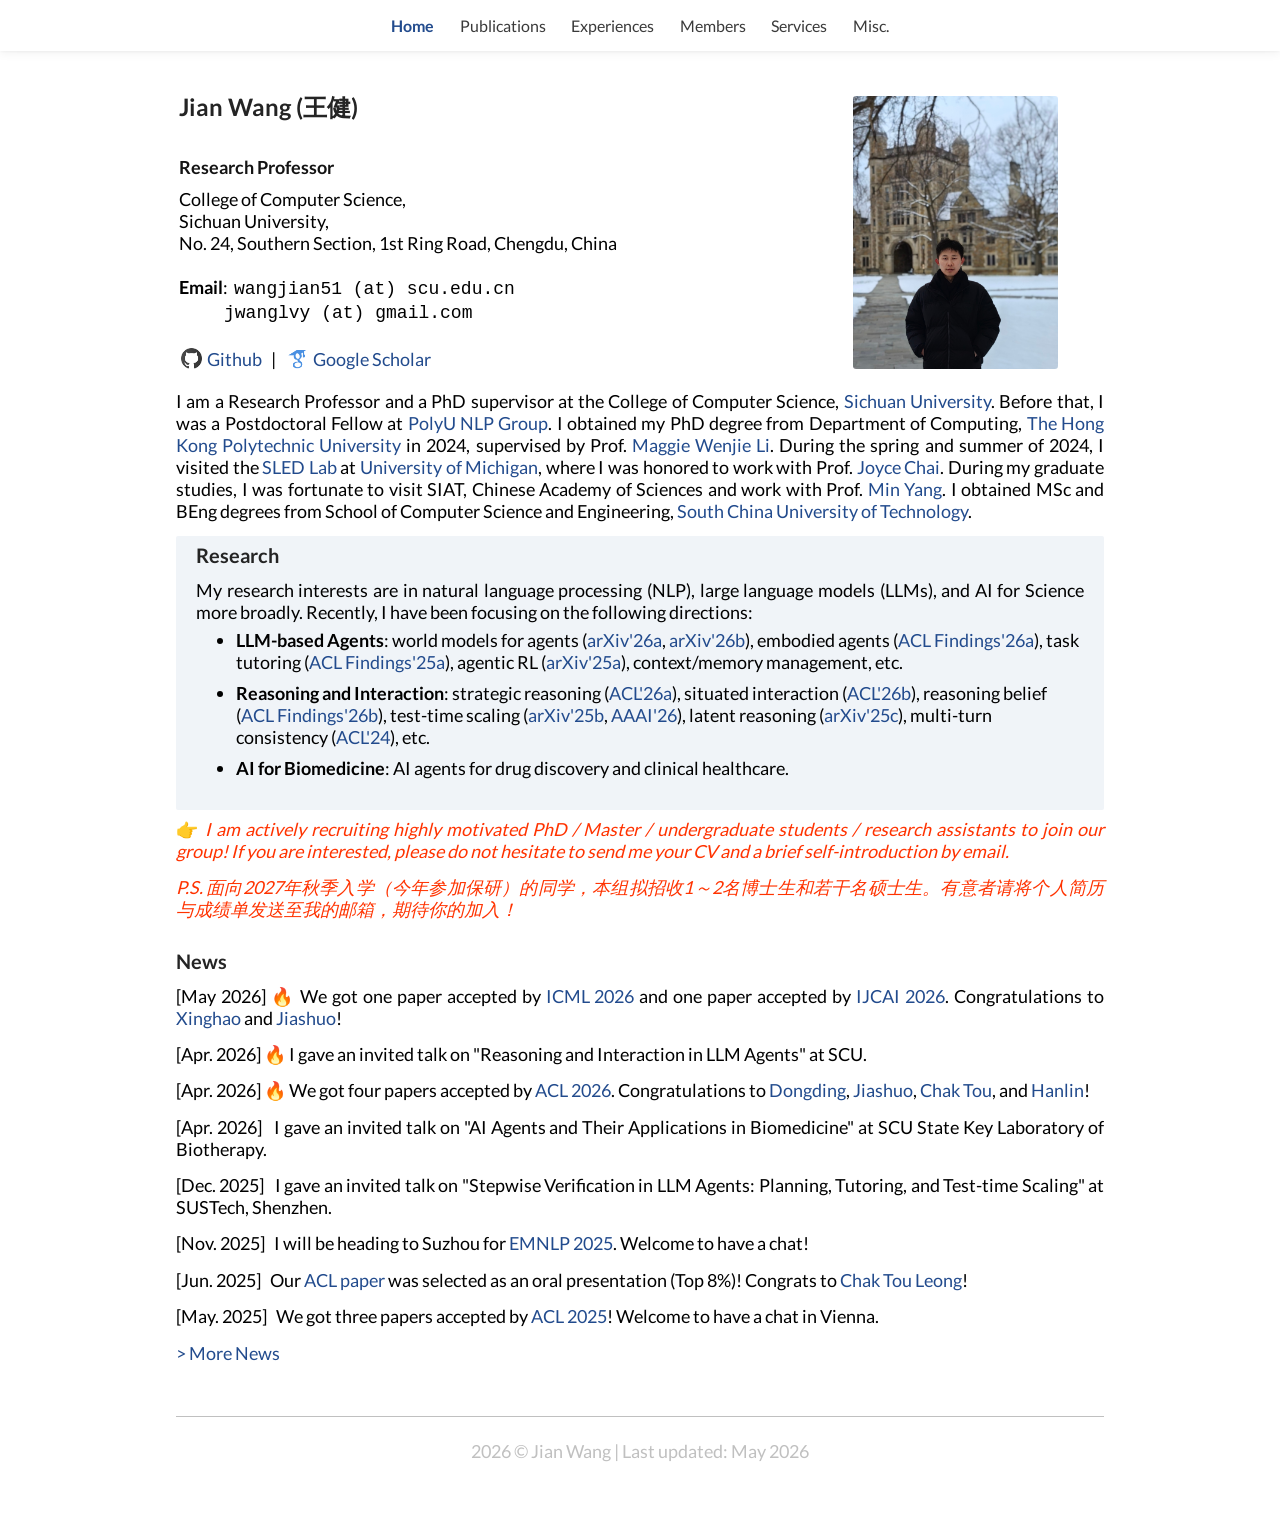
<file: index.html>
<!DOCTYPE html PUBLIC "-//W3C//DTD XHTML 1.1//EN"
  "http://www.w3.org/TR/xhtml11/DTD/xhtml11.dtd">
<html xmlns="http://www.w3.org/1999/xhtml" xml:lang="en">
<head>
<link rel="shortcut icon" href="img/homepage.jpg">
<meta http-equiv="Content-Type" content="text/html;charset=utf-8" />
<meta name="viewport" content="width=device-width, initial-scale=1" />
<meta name="keywords" content="Jian Wang, wang jian, iwangjian"> 
<meta name="description" content="Jian Wang's Homepage">
<link rel="stylesheet" href="jemdoc.css?v=20260602" type="text/css">
<title>Jian Wang's Homepage</title>

</head>
<body>
<nav id="top-nav" role="navigation" aria-label="Primary">
	<div class="top-nav-inner">
		<a href="#home" class="nav-current" aria-current="page">Home</a>
		<a href="publications.html">Publications</a>
		<a href="experiences.html">Experiences</a>
		<a href="members.html">Members</a>
		<a href="services.html">Services</a>
		<a href="misc.html">Misc.</a>
	</div>
</nav>
<div id="layout-content">
<table id="home">
	<tbody>
		<tr>
			<td width="670">
				<div id="toptitle">					
					<h1> Jian Wang (王健) </h1> 
				</div>

				<h3>Research Professor</h3>
				<p>
					College of Computer Science, <br>
					Sichuan University, <br>
					No. 24, Southern Section, 1st Ring Road, Chengdu, China <br>
					<br>
					<b>Email</b>: &nbsp<tt>wangjian51 (at) scu.edu.cn</tt> &nbsp<br>
					&nbsp &nbsp &nbsp &nbsp &nbsp &nbsp &nbsp &nbsp<tt>jwanglvy (at) gmail.com</tt> <br>
					<br>
					
					<a href="https://github.com/iwangjian"><img src="img/github-96.png" height="25px" style="margin-bottom:-5px"> Github</a> &nbsp | &nbsp
					<a href="https://scholar.google.com/citations?user=HUtas_0gHGIC&hl=en"><img src="img/google-scholar-96.png" height="25px" style="margin-bottom:-5px"> Google Scholar</a>
				
				</p>
			
			</td>
			<td>
				<img src="img/jwang.jpg" id="potrait" width="205"><br>
			</td>
		</tr><tr>
	</tr></tbody>
</table>


<p style="text-align:justify";>
	I am a Research Professor and a PhD supervisor at the College of Computer Science, <a href="https://www.scu.edu.cn/" target="_blank">Sichuan University</a>. Before that, I was a Postdoctoral Fellow at <a href="https://polyunlp.github.io/" target="_blank">PolyU NLP Group</a>. I obtained my PhD degree from Department of Computing, <a href="https://www.polyu.edu.hk/" target="_blank">The Hong Kong Polytechnic University</a> in 2024, 
	supervised by Prof. <a href="http://www4.comp.polyu.edu.hk/~cswjli/" target="_blank"> Maggie Wenjie Li</a>.
	During the spring and summer of 2024, I visited the <a href="https://sled.eecs.umich.edu/" target="_blank">SLED Lab</a> at <a href="https://umich.edu/" target="_blank">University of Michigan</a>,
	where I was honored to work with Prof. <a href="https://web.eecs.umich.edu/~chaijy/" target="_blank">Joyce Chai</a>.
	During my graduate studies, I was fortunate to visit SIAT, Chinese Academy of Sciences and work with Prof. <a href="https://minyang.me/" target="_blank">Min Yang</a>.
	I obtained MSc and BEng degrees from School of Computer Science and Engineering, 
	<a href="https://www.scut.edu.cn/new/" target="_blank">South China University of Technology</a>.
</p>


<section class="research-section" id="research">
<h2>Research</h2>
<p style="text-align:justify;">
	My research interests are in natural language processing (NLP), large language models (LLMs), and AI for Science more broadly. Recently, I have been focusing on the following directions:
</p>
<ul>
	<li>
		<b>LLM-based Agents</b>: world models for agents (<a href="https://arxiv.org/abs/2601.08955" target="_blank">arXiv'26a</a>, <a href="https://arxiv.org/abs/2606.02372" target="_blank">arXiv'26b</a>), embodied agents (<a href="https://arxiv.org/abs/2604.17252" target="_blank">ACL Findings'26a</a>), task tutoring (<a href="https://arxiv.org/abs/2502.13311" target="_blank">ACL Findings'25a</a>), agentic RL (<a href="https://arxiv.org/abs/2505.20732" target="_blank">arXiv'25a</a>), context/memory management, etc.
	</li>
	<li>
		<b>Reasoning and Interaction</b>: strategic reasoning (<a href="https://arxiv.org/abs/2604.13592" target="_blank">ACL'26a</a>), situated interaction (<a href="https://arxiv.org/abs/2604.20749" target="_blank">ACL'26b</a>), reasoning belief (<a href="https://arxiv.org/abs/2601.13752" target="_blank">ACL Findings'26b</a>),
		test-time scaling (<a href="https://arxiv.org/abs/2505.20522" target="_blank">arXiv'25b</a>, <a href="https://arxiv.org/abs/2506.22376" target="_blank">AAAI'26</a>), latent reasoning (<a href="https://arxiv.org/abs/2505.16782" target="_blank">arXiv'25c</a>), multi-turn consistency (<a href="https://aclanthology.org/2024.acl-long.219/" target="_blank">ACL'24</a>), etc.
	</li>
	<li> 
		<b>AI for Biomedicine</b>: AI agents for drug discovery and clinical healthcare.
	</li>
</ul>
</section>
<p style="text-align:justify; color: rgb(255, 51, 0);";>
	👉 <i> I am actively recruiting highly motivated PhD / Master / undergraduate students / research assistants to join our group! If you are interested, please do not hesitate to send me your CV and a brief self-introduction by email.</i>
</p>
<p style="text-align:justify; color: rgb(255, 51, 0);";>
	<i> P.S. 面向2027年秋季入学（今年参加保研）的同学，本组拟招收1～2名博士生和若干名硕士生。有意者请将个人简历与成绩单发送至我的邮箱，期待你的加入！</i>
</p>


<h2 id="news"> News </h2>
<div class="news-section">
	<p style="text-align:justify">
		[May 2026] 🔥 We got one paper accepted by <a href="https://icml.cc/Conferences/2026" target="_blank">ICML 2026</a> and one paper accepted by <a href="https://2026.ijcai.org/" target="_blank">IJCAI 2026</a>. Congratulations to <a href="https://skycxh.github.io/" target="_blank">Xinghao</a> and <a href="https://wangjs9.github.io/" target="_blank">Jiashuo</a>!
	</p>
	<p style="text-align:justify">
		[Apr. 2026] 🔥 I gave an invited talk on "Reasoning and Interaction in LLM Agents" at SCU.
	</p>
	<p style="text-align:justify">
		[Apr. 2026] 🔥 We got four papers accepted by <a href="https://2026.aclweb.org/" target="_blank">ACL 2026</a>. Congratulations to <a href="https://lindongding.com/" target="_blank">Dongding</a>, <a href="https://wangjs9.github.io/" target="_blank">Jiashuo</a>, <a href="https://cooperleong00.github.io/" target="_blank">Chak Tou</a>, and <a href="https://wanghanlinhenry.github.io/" target="_blank">Hanlin</a>!
	</p>
	<p style="text-align:justify">
		[Apr. 2026] &nbsp I gave an invited talk on "AI Agents and Their Applications in Biomedicine" at SCU State Key Laboratory of Biotherapy.
	</p>
	<p style="text-align:justify">
		[Dec. 2025] &nbsp I gave an invited talk on "Stepwise Verification in LLM Agents: Planning, Tutoring, and Test-time Scaling" at SUSTech, Shenzhen.
	</p>
	<p style="text-align:justify">
		[Nov. 2025] &nbsp I will be heading to Suzhou for <a href="https://2025.emnlp.org/" target="_blank">EMNLP 2025</a>. Welcome to have a chat!
	</p>
	<p style="text-align:justify">
		[Jun. 2025] &nbsp Our <a href="https://arxiv.org/abs/2502.13946" target="_blank">ACL paper</a> was selected as an oral presentation (Top 8%)! Congrats to <a href="https://cooperleong00.github.io/" target="_blank">Chak Tou Leong</a>!
	</p>
	<p style="text-align:justify">
		[May. 2025] &nbsp We got three papers accepted by <a href="https://2025.aclweb.org/" target="_blank">ACL 2025</a>! Welcome to have a chat in Vienna.
	</p>
	<div id="news-more" class="news-more is-collapsed" aria-hidden="true">
	<p style="text-align:justify">
		[Feb. 2025] &nbsp I was thrilled to be awarded the PolyU Postdoc Matching Fund!
	</p>

	<p style="text-align:justify";>
		[Nov. 2024] &nbsp I started to work as a Postdoc at <a href="https://polyunlp.github.io/" target="_blank">PolyU NLP Group</a>.
	</p>
	<p style="text-align:justify";>
		[Sep. 2024] &nbsp I defended my PhD thesis. Huge thanks to my supervisor and committee members!
	</p>
	<p style="text-align:justify";>
		[May 2024] &nbsp I got one paper accepted by <a href="https://2024.aclweb.org/" target="_blank">ACL 2024</a>! Welcome to have a chat in Bangkok.
	</p>
	<p style="text-align:justify";>
		[Dec. 2023] &nbsp I will be visiting the <a href="https://sled.eecs.umich.edu/" target="_blank">SLED Lab</a> at <a href="https://umich.edu/" target="_blank">University of Michigan</a>, starting from Feb. 2024. This is so exciting!
	</p>
	<p style="text-align:justify";>
		[Oct. 2023] &nbsp I got two papers accepted by <a href="https://2023.emnlp.org/" target="_blank">EMNLP 2023</a>! I will be heading to Singapore in December.
	</p>
	<p style="text-align:justify";>
		[Jul. 2023] &nbsp I will be heading to Toronto for <a href="https://2023.aclweb.org/" target="_blank">ACL 2023</a>. This is the first time to attend an in-person academic conference during my PhD journey, and the first time to visit abroad during my life!
	</p>
	<p style="text-align:justify";>
		[Apr. 2023] &nbsp I passed the confirmation of registration at PolyU. Officially became a PhD candidate!
	</p>
	</div>
	<p class="news-toggle-wrap">
		<button type="button" class="news-toggle" id="news-toggle-btn" aria-expanded="false" aria-controls="news-more">> More News</button>
	</p>
</div>


<div id="footer">
	<div id="footer-text"></div>
	<div class="footer-center">
		<div id="clustrmaps-widget" style="width:40%">
			<script type='text/javascript' id='clustrmaps' src='//cdn.clustrmaps.com/map_v2.js?cl=080808&w=a&t=m&d=wqRaVUI2MAtD2jUaE9nacGIJuhOtnMyYPFP9kaKVCrs&co=ffffff&cmo=3acc3a&cmn=ff5353&ct=808080'></script>
		</div>
		<p><br> 2026 &copy; Jian Wang | Last updated: May 2026</p>
	</div>
</div>
</div>

<script>
(function () {
	var more = document.getElementById('news-more');
	var btn = document.getElementById('news-toggle-btn');
	if (!more || !btn) return;
	btn.addEventListener('click', function () {
		more.classList.toggle('is-collapsed');
		var collapsed = more.classList.contains('is-collapsed');
		btn.setAttribute('aria-expanded', collapsed ? 'false' : 'true');
		more.setAttribute('aria-hidden', collapsed ? 'true' : 'false');
		btn.textContent = collapsed ? '> More News' : '< Latest News';
	});
})();
</script>

</body>
</html>
</file>
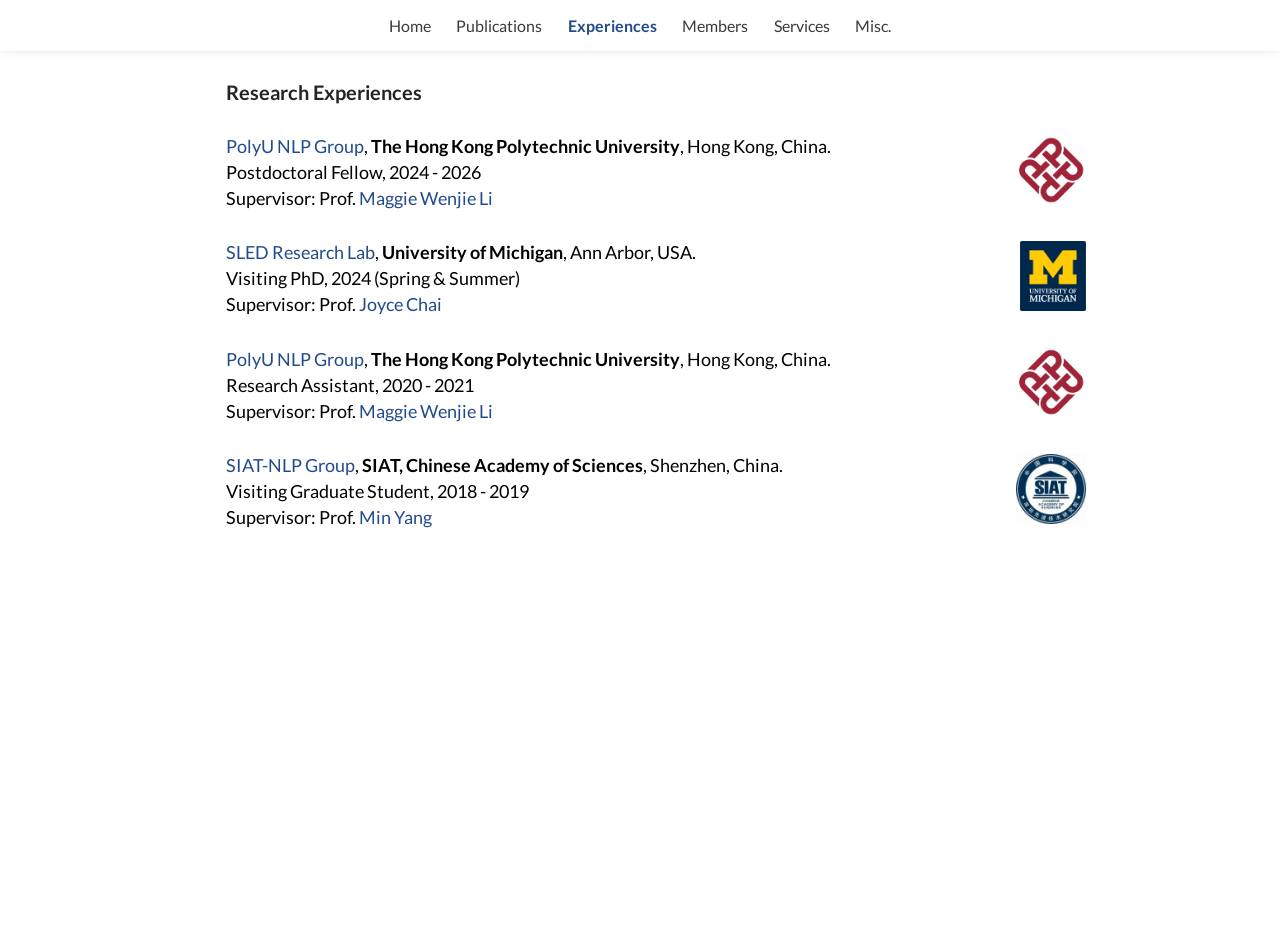
<file: experiences.html>
<!DOCTYPE html PUBLIC "-//W3C//DTD XHTML 1.1//EN"
  "http://www.w3.org/TR/xhtml11/DTD/xhtml11.dtd">
<html xmlns="http://www.w3.org/1999/xhtml" xml:lang="en">
<head>
<link rel="shortcut icon" href="img/homepage.jpg">
<meta http-equiv="Content-Type" content="text/html;charset=utf-8" />
<meta name="viewport" content="width=device-width, initial-scale=1" />
<meta name="keywords" content="Jian Wang, wang jian, iwangjian">
<meta name="description" content="Jian Wang's research experiences">
<link rel="stylesheet" href="jemdoc.css?v=20260602" type="text/css">
<title>Experiences | Jian Wang</title>

</head>
<body class="sticky-footer-page">
<nav id="top-nav" role="navigation" aria-label="Primary">
	<div class="top-nav-inner">
		<a href="index.html#home">Home</a>
		<a href="publications.html">Publications</a>
		<a href="experiences.html" class="nav-current" aria-current="page">Experiences</a>
		<a href="members.html">Members</a>
		<a href="services.html">Services</a>
		<a href="misc.html">Misc.</a>
	</div>
</nav>
<div id="layout-content">
<h2 id="experiences"> Research Experiences </h2>
<ul class="experience-list">
	<li class="experience-item">
		<div class="experience-text">
			<a href="https://polyunlp.github.io/" target="_blank">PolyU NLP Group</a>, <b>The Hong Kong Polytechnic University</b>, Hong Kong, China.<br>
			Postdoctoral Fellow, 2024 - 2026<br>
			Supervisor: Prof. <a href="http://www4.comp.polyu.edu.hk/~cswjli/" target="_blank"> Maggie Wenjie Li</a>
		</div>
		<div class="experience-logo">
			<img src="img/PolyU-logo.jpg" alt="The Hong Kong Polytechnic University" />
		</div>
	</li>
	<li class="experience-item">
		<div class="experience-text">
			<a href="https://sled.eecs.umich.edu/" target="_blank">SLED Research Lab</a>, <b>University of Michigan</b>, Ann Arbor, USA.<br>
			Visiting PhD, 2024 (Spring & Summer)<br>
			Supervisor: Prof. <a href="https://web.eecs.umich.edu/~chaijy/" target="_blank">Joyce Chai</a>
		</div>
		<div class="experience-logo">
			<img src="img/UM-logo.png" alt="University of Michigan" />
		</div>
	</li>
	<li class="experience-item">
		<div class="experience-text">
			<a href="https://polyunlp.github.io/" target="_blank">PolyU NLP Group</a>, <b>The Hong Kong Polytechnic University</b>, Hong Kong, China.<br>
			Research Assistant, 2020 - 2021<br>
			Supervisor: Prof. <a href="http://www4.comp.polyu.edu.hk/~cswjli/" target="_blank"> Maggie Wenjie Li</a>
		</div>
		<div class="experience-logo">
			<img src="img/PolyU-logo.jpg" alt="The Hong Kong Polytechnic University" />
		</div>
	</li>
	<li class="experience-item">
		<div class="experience-text">
			<a href="https://github.com/siat-nlp" target="_blank">SIAT-NLP Group</a>, <b>SIAT, Chinese Academy of Sciences</b>, Shenzhen, China.<br>
			Visiting Graduate Student, 2018 - 2019<br>
			Supervisor: Prof. <a href="https://minyang.me/" target="_blank">Min Yang</a>
		</div>
		<div class="experience-logo">
			<img src="img/SIAT-logo.png" alt="SIAT, Chinese Academy of Sciences" />
		</div>
	</li>
</ul>

</div>
</body>
</html>
</file>
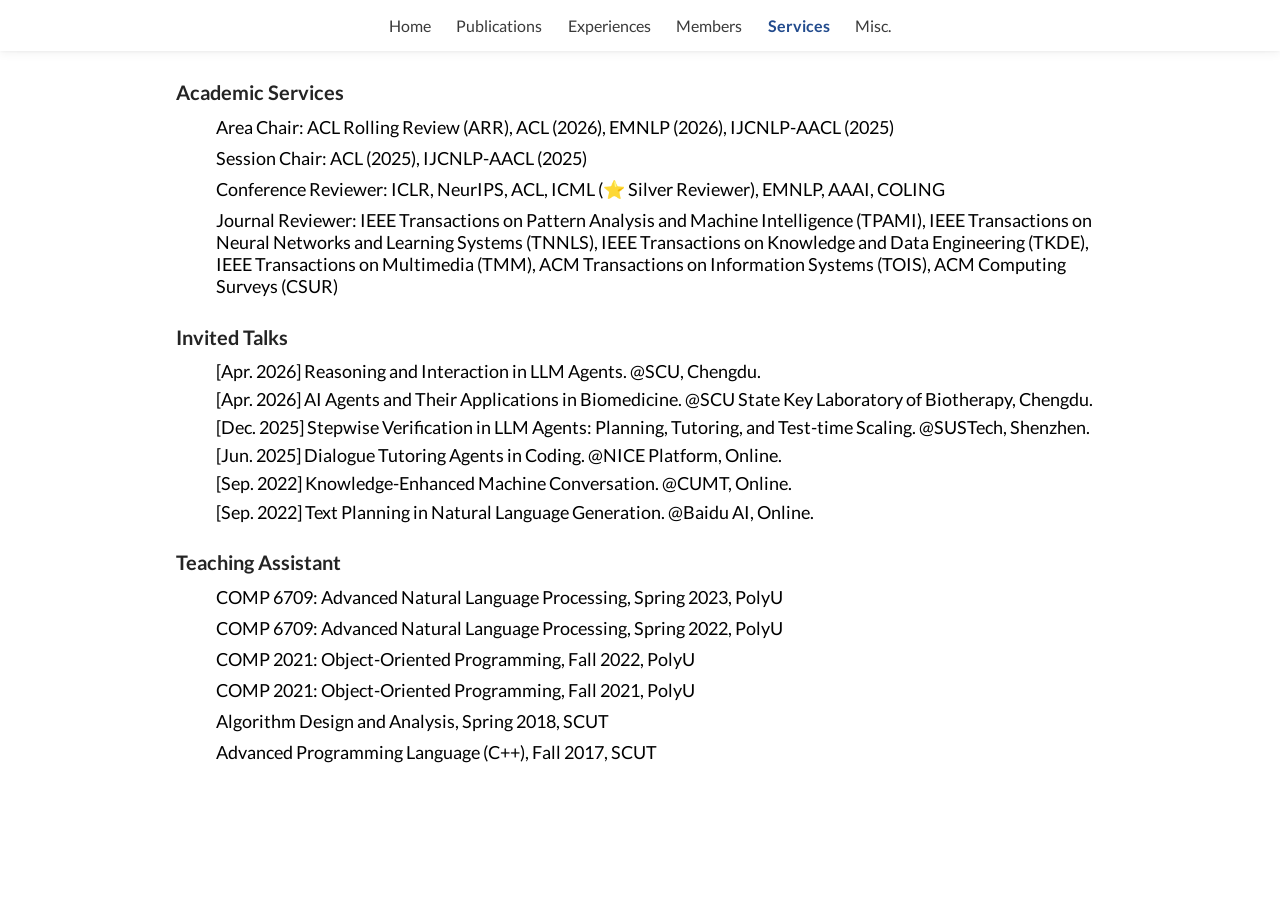
<file: services.html>
<!DOCTYPE html PUBLIC "-//W3C//DTD XHTML 1.1//EN"
  "http://www.w3.org/TR/xhtml11/DTD/xhtml11.dtd">
<html xmlns="http://www.w3.org/1999/xhtml" xml:lang="en">
<head>
<link rel="shortcut icon" href="img/homepage.jpg">
<meta http-equiv="Content-Type" content="text/html;charset=utf-8" />
<meta name="viewport" content="width=device-width, initial-scale=1" />
<meta name="keywords" content="Jian Wang, wang jian, iwangjian">
<meta name="description" content="Jian Wang's professional activities, talks, and awards">
<link rel="stylesheet" href="jemdoc.css?v=20260602" type="text/css">
<title>Services | Jian Wang</title>

</head>
<body>
<nav id="top-nav" role="navigation" aria-label="Primary">
	<div class="top-nav-inner">
		<a href="index.html#home">Home</a>
		<a href="publications.html">Publications</a>
		<a href="experiences.html">Experiences</a>
		<a href="members.html">Members</a>
		<a href="services.html" class="nav-current" aria-current="page">Services</a>
		<a href="misc.html">Misc.</a>
	</div>
</nav>
<div id="layout-content">

<h2 id="services">Academic Services</h2>
<ul style="list-style-type:none">
	<li>Area Chair: ACL Rolling Review (ARR), ACL (2026), EMNLP (2026), IJCNLP-AACL (2025)</li>
	<li>Session Chair: ACL (2025), IJCNLP-AACL (2025)</li>
	<li>Conference Reviewer: ICLR, NeurIPS, ACL, ICML (⭐ Silver Reviewer), EMNLP, AAAI, COLING</li>
	<li>Journal Reviewer: IEEE Transactions on Pattern Analysis and Machine Intelligence (TPAMI), IEEE Transactions on Neural Networks and Learning Systems (TNNLS), IEEE Transactions on Knowledge and Data Engineering (TKDE), IEEE Transactions on Multimedia (TMM), ACM Transactions on Information Systems (TOIS), ACM Computing Surveys (CSUR) </li>
</ul>


<h2 id="talks"> Invited Talks </h2>
<ul class="compact-list" style="list-style-type:none"> 
	<li> 
		[Apr. 2026] Reasoning and Interaction in LLM Agents. @SCU, Chengdu.
	</li>
	<li> 
		[Apr. 2026] AI Agents and Their Applications in Biomedicine. @SCU State Key Laboratory of Biotherapy, Chengdu.
	</li>
	<li> 
		[Dec. 2025] Stepwise Verification in LLM Agents: Planning, Tutoring, and Test-time Scaling. @SUSTech, Shenzhen.
	</li>
	<li> 
		[Jun. 2025] Dialogue Tutoring Agents in Coding. @NICE Platform, Online.
	</li>
	<li> 
		[Sep. 2022] Knowledge-Enhanced Machine Conversation. @CUMT, Online.
	</li>
	<li> 
		[Sep. 2022] Text Planning in Natural Language Generation. @Baidu AI, Online.
	</li>
</ul>


<h2 id="teaching"> Teaching Assistant </h2>
<ul style="list-style-type:none">
	<li>COMP 6709: Advanced Natural Language Processing, Spring 2023, PolyU</li>
	<li>COMP 6709: Advanced Natural Language Processing, Spring 2022, PolyU</li>
	<li>COMP 2021: Object-Oriented Programming, Fall 2022, PolyU</li>
	<li>COMP 2021: Object-Oriented Programming, Fall 2021, PolyU</li>
	<li>Algorithm Design and Analysis, Spring 2018, SCUT</li>
	<li>Advanced Programming Language (C++), Fall 2017, SCUT</li>
</ul>


</div>
</body>
</html>
</file>
<file: jemdoc.css>
/* Default css file for jemdoc. */

/* latin-ext */
@font-face {
	font-family: 'Lato';
	font-style: normal;
	font-weight: 100;
	src: url(fonts/lato/S6u8w4BMUTPHh30AUi-qNiXg7eU0.woff2) format('woff2');
	unicode-range: U+0100-024F, U+0259, U+1E00-1EFF, U+2020, U+20A0-20AB, U+20AD-20CF, U+2113, U+2C60-2C7F, U+A720-A7FF;
}
/* latin */
@font-face {
	font-family: 'Lato';
	font-style: normal;
	font-weight: 100;
	src: url(fonts/lato/S6u8w4BMUTPHh30AXC-qNiXg7Q.woff2) format('woff2');
	unicode-range: U+0000-00FF, U+0131, U+0152-0153, U+02BB-02BC, U+02C6, U+02DA, U+02DC, U+2000-206F, U+2074, U+20AC, U+2122, U+2191, U+2193, U+2212, U+2215, U+FEFF, U+FFFD;
}
/* latin-ext */
@font-face {
	font-family: 'Lato';
	font-style: normal;
	font-weight: 300;
	src: url(fonts/lato/S6u9w4BMUTPHh7USSwaPGQ3q5d0N7w.woff2) format('woff2');
	unicode-range: U+0100-024F, U+0259, U+1E00-1EFF, U+2020, U+20A0-20AB, U+20AD-20CF, U+2113, U+2C60-2C7F, U+A720-A7FF;
}
/* latin */
@font-face {
	font-family: 'Lato';
	font-style: normal;
	font-weight: 300;
	src: url(fonts/lato/S6u9w4BMUTPHh7USSwiPGQ3q5d0.woff2) format('woff2');
	unicode-range: U+0000-00FF, U+0131, U+0152-0153, U+02BB-02BC, U+02C6, U+02DA, U+02DC, U+2000-206F, U+2074, U+20AC, U+2122, U+2191, U+2193, U+2212, U+2215, U+FEFF, U+FFFD;
}
/* latin-ext */
@font-face {
	font-family: 'Lato';
	font-style: normal;
	font-weight: 400;
	src: url(fonts/lato/S6uyw4BMUTPHjxAwXiWtFCfQ7A.woff2) format('woff2');
	unicode-range: U+0100-024F, U+0259, U+1E00-1EFF, U+2020, U+20A0-20AB, U+20AD-20CF, U+2113, U+2C60-2C7F, U+A720-A7FF;
}
/* latin */
@font-face {
	font-family: 'Lato';
	font-style: normal;
	font-weight: 400;
	src: url(fonts/lato/S6uyw4BMUTPHjx4wXiWtFCc.woff2) format('woff2');
	unicode-range: U+0000-00FF, U+0131, U+0152-0153, U+02BB-02BC, U+02C6, U+02DA, U+02DC, U+2000-206F, U+2074, U+20AC, U+2122, U+2191, U+2193, U+2212, U+2215, U+FEFF, U+FFFD;
}
/* latin-ext */
@font-face {
	font-family: 'Lato';
	font-style: normal;
	font-weight: 700;
	src: url(fonts/lato/S6u9w4BMUTPHh6UVSwaPGQ3q5d0N7w.woff2) format('woff2');
	unicode-range: U+0100-024F, U+0259, U+1E00-1EFF, U+2020, U+20A0-20AB, U+20AD-20CF, U+2113, U+2C60-2C7F, U+A720-A7FF;
}
/* latin */
@font-face {
	font-family: 'Lato';
	font-style: normal;
	font-weight: 700;
	src: url(fonts/lato/S6u9w4BMUTPHh6UVSwiPGQ3q5d0.woff2) format('woff2');
	unicode-range: U+0000-00FF, U+0131, U+0152-0153, U+02BB-02BC, U+02C6, U+02DA, U+02DC, U+2000-206F, U+2074, U+20AC, U+2122, U+2191, U+2193, U+2212, U+2215, U+FEFF, U+FFFD;
  }
  /* latin-ext */
  @font-face {
	font-family: 'Lato';
	font-style: normal;
	font-weight: 900;
	src: url(fonts/lato/S6u9w4BMUTPHh50XSwaPGQ3q5d0N7w.woff2) format('woff2');
	unicode-range: U+0100-024F, U+0259, U+1E00-1EFF, U+2020, U+20A0-20AB, U+20AD-20CF, U+2113, U+2C60-2C7F, U+A720-A7FF;
}
/* latin */
@font-face {
	font-family: 'Lato';
	font-style: normal;
	font-weight: 900;
	src: url(fonts/lato/S6u9w4BMUTPHh50XSwiPGQ3q5d0.woff2) format('woff2');
	unicode-range: U+0000-00FF, U+0131, U+0152-0153, U+02BB-02BC, U+02C6, U+02DA, U+02DC, U+2000-206F, U+2074, U+20AC, U+2122, U+2191, U+2193, U+2212, U+2215, U+FEFF, U+FFFD;
}
  
table#tlayout {
    border: none;
    border-collapse: separate;
    background: white;
}
/*
body {
	background: white;
	padding-bottom: 8px;
	margin: 0;
}
html {
  background-color: #eeeeee;
}
*/
html {
  scroll-padding-top: 3.5rem;
}

/* Fixed top navigation (matches main column width) */
#top-nav {
  position: fixed;
  top: 0;
  left: 0;
  right: 0;
  z-index: 1000;
  background: #ffffff;
  border-bottom: none;
  box-shadow: 0 2px 10px rgba(0, 0, 0, 0.06), 0 1px 3px rgba(0, 0, 0, 0.04);
  font-family: 'Lato', Calibri, sans-serif;
  font-size: 16px;
  font-weight: 400;
}

/* Students page: slightly wider column so long student lines stay on one row (desktop) */
body.page-students {
  max-width: 1040px;
}

body.page-students #top-nav .top-nav-inner {
  max-width: 1040px;
}

#top-nav .top-nav-inner {
  box-sizing: border-box;
  max-width: 960px;
  margin: 0 auto;
  padding: 1rem 50px;
  display: flex;
  flex-wrap: wrap;
  justify-content: center;
  align-items: center;
  column-gap: 1.6rem;
  row-gap: 0.45rem;
}

#top-nav a:link,
#top-nav a:visited {
  color: #3a3a3a;
  text-decoration: none;
  white-space: nowrap;
}

#top-nav a:hover {
  color: #141414;
  border-bottom: 1px gray dotted;
}

#top-nav a.nav-current:link,
#top-nav a.nav-current:visited {
  color: #224b8d;
  font-weight: 700;
}

#top-nav a.nav-current:hover {
  color: #1a3d75;
  border-bottom: none;
}

body { 
  font-family: 'Lato', Calibri, sans-serif;
  color: #000;
  background-color: #ffffff; 
  text-align:left; /* for IE */
  margin-top: 0;
  margin-bottom: 30px;
  margin-left: auto;
  margin-right: auto;
  padding-left:  50px;
  padding-right: 50px;
  padding-top: 5rem;
  padding-bottom: 30px;
  max-width: 960px;
}

/* Short pages: keep footer (gray rule + copyright) at bottom of viewport */
body.sticky-footer-page {
  display: flex;
  flex-direction: column;
  min-height: 100vh;
  box-sizing: border-box;
}

body.sticky-footer-page #layout-content {
  flex: 1 1 auto;
  display: flex;
  flex-direction: column;
  width: 100%;
  min-height: 0;
}

body.sticky-footer-page #layout-content div#footer {
  margin-top: auto;
}

#layout-menu {
	background: #f6f6f6;
	border: 1px solid #dddddd;
	padding-top: 0.5em;
	padding-left: 8px;
	padding-right: 8px;
	font-size: 1.0em;
	width: auto;
	white-space: nowrap;
    text-align: left;
    vertical-align: top;
}

#layout-menu td {
	background: #f4f4f4;
    vertical-align: top;
}

#layout-content {
	padding-top: 0.0em;
	padding-left: 1.0em;
	padding-right: 1.0em;
    border: none;
    background: white;
    text-align: left;
    vertical-align: top;
}

#layout-menu a {
	line-height: 1.5em;
	margin-left: 0.5em;
}

pre, tt {
	font-size: 18px;
}

a, a > tt {
	color: #224b8d;
	text-decoration: none;
}

a:hover {
	border-bottom: 1px gray dotted;
}

#layout-menu a.current:link, #layout-menu a.current:visited {
	color: #022b6d;
	border-bottom: 1px gray solid;
}
#layout-menu a:link, #layout-menu a:visited, #layout-menu a:hover {
	color: #527bbd;
	text-decoration: none;
}
#layout-menu a:hover {
	text-decoration: none;
}

div.menu-category {
	border-bottom: 1px solid gray;
	margin-top: 0.8em;
	padding-top: 0.2em;
	padding-bottom: 0.1em;
	font-weight: bold;
}

div.menu-item {
	padding-left: 16px;
	text-indent: -16px;
}

div#toptitle {
	padding-bottom: 0.2em;
	margin-bottom: 1.5em;
	/*border-bottom: 3px double gray;*/
}

/* Reduce space if we begin the page with a title. */
div#toptitle + h2, div#toptitle + h3 {
	margin-top: 0em;
}

div#subtitle {
	margin-top: 0.0em;
	margin-bottom: 0.0em;
	padding-top: 0em;
	padding-bottom: 0.1em;
}

em {
	font-style: italic;
}

strong {
	font-weight: bold;
}

h1, h2, h3 {
	font-weight: 700;
	margin-top: 0.7em;
	margin-bottom: 0.5em;
	padding-bottom: 0.2em;
	line-height: 1.0;
	padding-top: 0.5em;
	border-bottom: none;
}

h1 {
	font-size: 24px;
	padding-bottom: 0.3em;
	color: #242424;
}

h2 {
	font-size: 20px;
	padding-top: 0.8em;
	color:#242424;
}

h3 {
	font-size: 18px;
	border-bottom: none;
	color: #141414;
}

h2 + h3 {
    padding-top: 0.2em;
}

h4 {
	font-family: 'Lato';
	font-style: normal;
	font-size: 18px;
	font-weight: 400;
	margin-top: 0.0em;
	margin-bottom: 0.8em;
	padding: 0;
	line-height: 22px;
}

p {
	font-family: 'Lato';
	font-style: normal;
	font-size: 18px;
	font-weight: 400;
	margin-top: 0.0em;
	margin-bottom: 0.8em;
	padding: 0;
	line-height: 22px;
}

pre {
	padding: 0;
	margin: 0;
}

div#footer {
	font-size: small;
	border-top: 1px solid #c0c0c0;
	padding-top: 0.1em;
	margin-top: 4.0em;
	color: #c0c0c0;
}

div#footer a {
	color: #80a0b0;
}

div#footer-text {
	float: left;
	padding-bottom: 8px;
}

ul, ol, dl {
	margin-top: 0.2em;
	padding-top: 0;
	margin-bottom: 0.8em;
}

dt {
	margin-top: 0.5em;
	margin-bottom: 0;
}

dl {
	margin-left: 20px;
}

dd {
	color: #222222;
}

dd > *:first-child {
	margin-top: 0;
}

ul {
	list-style-position: outside;
	list-style-type: disc;
}

p + ul, p + ol {
	margin-top: -0.5em;
}

li {
	font-size: 18px;
	margin-top:0.5em;
}

ol {
	list-style-position: outside;
	list-style-type: decimal;
}

li p, dd p {
	margin-bottom: 0.3em;
}


ol ol {
	list-style-type: lower-alpha;
}

ol ol ol {
	list-style-type: lower-roman;
}

p + div.codeblock {
	margin-top: -0.6em;
}

div.codeblock, div.infoblock {
	margin-right: 0%;
	margin-top: 1.2em;
	margin-bottom: 1.3em;
}

div.blocktitle {
	font-weight: bold;
	color: #cd7b62;
	margin-top: 1.2em;
	margin-bottom: 0.1em;
}

div.blockcontent {
	border: 1px solid silver;
	padding: 0.3em 0.5em;
}

div.infoblock > div.blockcontent {
	background: #ffffee;
}

div.blockcontent p + ul, div.blockcontent p + ol {
	margin-top: 0.4em;
}

div.infoblock p {
	margin-bottom: 0em;
}

div.infoblock li p, div.infoblock dd p {
	margin-bottom: 0.5em;
}

div.infoblock p + p {
	margin-top: 0.8em;
}

div.codeblock > div.blockcontent {
	background: #f6f6f6;
}

span.pycommand {
	color: #000070;
}

span.statement {
	color: #008800;
}
span.builtin {
	color: #000088;
}
span.special {
	color: #990000;
}
span.operator {
	color: #880000;
}
span.error {
	color: #aa0000;
}
span.comment, span.comment > *, span.string, span.string > * {
	color: #606060;
}

@media print {
	#layout-menu { display: none; }
}

#fwtitle {
	margin: 2px;
}

#fwtitle #toptitle {
	padding-left: 0.5em;
	margin-bottom: 0.5em;
}

#layout-content h1:first-child, #layout-content h2:first-child, #layout-content h3:first-child {
	margin-top: -0.7em;
}

div#toptitle h1, #layout-content div#toptitle h1 {
	margin-bottom: 0.0em;
	padding-bottom: 0.1em;
	padding-top: 0;
	margin-top: 0.5em;
	border-bottom: none;
}

img.eq {
	padding: 0;
	padding-left: 0.1em;
	padding-right: 0.1em;
	margin: 0;
}

img.eqwl {
	padding-left: 2em;
	padding-top: 0.6em;
	padding-bottom: 0.2em;
	margin: 0;
}

table + table {
    margin-top: 1em;
}

tr.heading {
    font-weight: bold;
    border-bottom: 2px solid black;
}

img {
    border-radius: 0.1em;
}
#potrait{
	border-radius: 0.2em;
}
table.imgtable, table.imgtable td {
    border: none;
    text-align: left;
}

/* Research experiences: text left, institution logo right */
ul.experience-list {
	list-style: none;
	padding-left: 0;
	margin: 0.5em 0 0 0;
}

li.experience-item {
	display: flex;
	flex-direction: row;
	justify-content: space-between;
	align-items: flex-start;
	gap: 1.25rem;
	margin-bottom: 1.75rem;
	line-height: 1.45;
}

li.experience-item:last-child {
	margin-bottom: 0;
}

.experience-text {
	flex: 1;
	min-width: 0;
	font-size: 18px;
}

.experience-logo {
	flex-shrink: 0;
	width: 150px;
	text-align: right;
	padding-top: 0.1em;
}

.experience-logo img {
	display: inline-block;
	max-width: 140px;
	max-height: 70px;
	width: auto;
	height: auto;
	object-fit: contain;
	vertical-align: top;
}

/* Publication thumbnail styles */
.publication-list {
    padding-left: 0 !important;
    margin-left: 0 !important;
    list-style: none;
}

.publication-item {
    display: flex;
    align-items: flex-start;
    gap: 18px;
    margin-bottom: 20px;
    margin-top: 10px;
    margin-left: 0;
    padding-left: 0;
    list-style: none;
}

.publication-item::before {
    content: none;
}

.publication-thumbnail {
    flex-shrink: 0;
    width: 160px;
    height: auto;
    max-height: 110px;
    border-radius: 4px;
    box-shadow: 0 2px 4px rgba(0,0,0,0.1);
    transition: transform 0.2s ease;
    margin-top: 0;
    padding-top: 0;
    object-fit: contain;
    align-self: flex-start;
    vertical-align: top;
    cursor: pointer;
}

.publication-thumbnail:hover {
    transform: scale(1.02);
    box-shadow: 0 4px 8px rgba(0,0,0,0.15);
}

.publication-content {
    flex: 1;
    min-width: 0;
    padding-top: 0;
    margin-top: 0;
}

.publication-content > p {
    margin-top: 0;
    margin-bottom: 10px;
    padding-top: 0;
}

.publication-content h3 {
    margin-top: 0 !important;
    margin-bottom: 0.5em;
    padding-top: 0 !important;
    padding-bottom: 0.2em;
    line-height: 1.2;
    border-bottom: none;
    font-size: 18px;
}

/* Home: Research block highlight */
.research-section {
	background-color: #f0f4f8;
	padding: 1rem 1.25rem 1.1rem;
	margin-bottom: 0.5em;
	border-radius: 2px;
}

.research-section h2 {
	margin-top: 0.35em;
	padding-top: 0.35em;
}

.research-section p:last-child {
	margin-bottom: 0.3em;
}

/* News: expandable older items */
.news-section .news-more.is-collapsed {
	display: none;
}

.news-section .news-toggle-wrap {
	margin-top: 0.15em;
	margin-bottom: 0.8em;
}

.news-section .news-toggle {
	font-family: 'Lato', Calibri, sans-serif;
	font-size: 18px;
	font-weight: 400;
	line-height: 22px;
	color: #224b8d;
	background: none;
	border: none;
	padding: 0;
	cursor: pointer;
	text-decoration: none;
}

.news-section .news-toggle:hover {
	border-bottom: 1px gray dotted;
}

/* Lightbox modal styles */
.lightbox {
    display: none;
    position: fixed;
    z-index: 9999;
    left: 0;
    top: 0;
    width: 100%;
    height: 100%;
    background-color: rgba(0, 0, 0, 0.9);
    animation: fadeIn 0.3s ease;
}

.lightbox.active {
    display: flex;
    align-items: center;
    justify-content: center;
}

.lightbox-content {
    max-width: 90%;
    max-height: 90%;
    margin: auto;
    animation: zoomIn 0.3s ease;
}

.lightbox-content img {
    width: 100%;
    height: auto;
    max-height: 90vh;
    object-fit: contain;
    border-radius: 4px;
    box-shadow: 0 4px 20px rgba(0, 0, 0, 0.5);
}

.lightbox-close {
    position: absolute;
    top: 20px;
    right: 35px;
    color: #f1f1f1;
    font-size: 40px;
    font-weight: bold;
    cursor: pointer;
    transition: color 0.3s ease;
}

.lightbox-close:hover {
    color: #fff;
}

.footer-center {
	text-align: center;
}

.footer-center #clustrmaps-widget {
	margin-left: auto;
	margin-right: auto;
}

.member-list,
.compact-list {
	line-height: 120%;
	margin-top: 8pt;
	margin-bottom: 8pt;
}

@keyframes fadeIn {
    from { opacity: 0; }
    to { opacity: 1; }
}

@keyframes zoomIn {
    from { transform: scale(0.8); opacity: 0; }
    to { transform: scale(1); opacity: 1; }
}

@media (max-width: 700px) {
	body,
	body.page-students {
		box-sizing: border-box;
		max-width: none;
		padding-left: 18px;
		padding-right: 18px;
		padding-top: 6.6rem;
	}

	#top-nav .top-nav-inner,
	body.page-students #top-nav .top-nav-inner {
		max-width: none;
		padding: 0.75rem 18px;
		column-gap: 1rem;
		row-gap: 0.45rem;
		justify-content: flex-start;
	}

	#layout-content {
		padding-left: 0;
		padding-right: 0;
	}

	table#home,
	table#home tbody,
	table#home tr,
	table#home td {
		display: block;
		width: 100% !important;
	}

	table#home td:last-child {
		margin-top: 0.6rem;
		text-align: left;
	}

	#potrait {
		width: 170px;
		max-width: 60%;
		height: auto;
	}

	.research-section {
		padding: 0.85rem 1rem 1rem;
	}

	.publication-item {
		flex-direction: column;
		gap: 10px;
	}

	.publication-thumbnail {
		width: 100%;
		max-width: 260px;
		max-height: none;
	}

	li.experience-item {
		flex-direction: column;
		gap: 0.55rem;
	}

	.experience-logo {
		width: 100%;
		text-align: left;
	}

	#clustrmaps-widget {
		width: 100% !important;
	}
}
</file>
